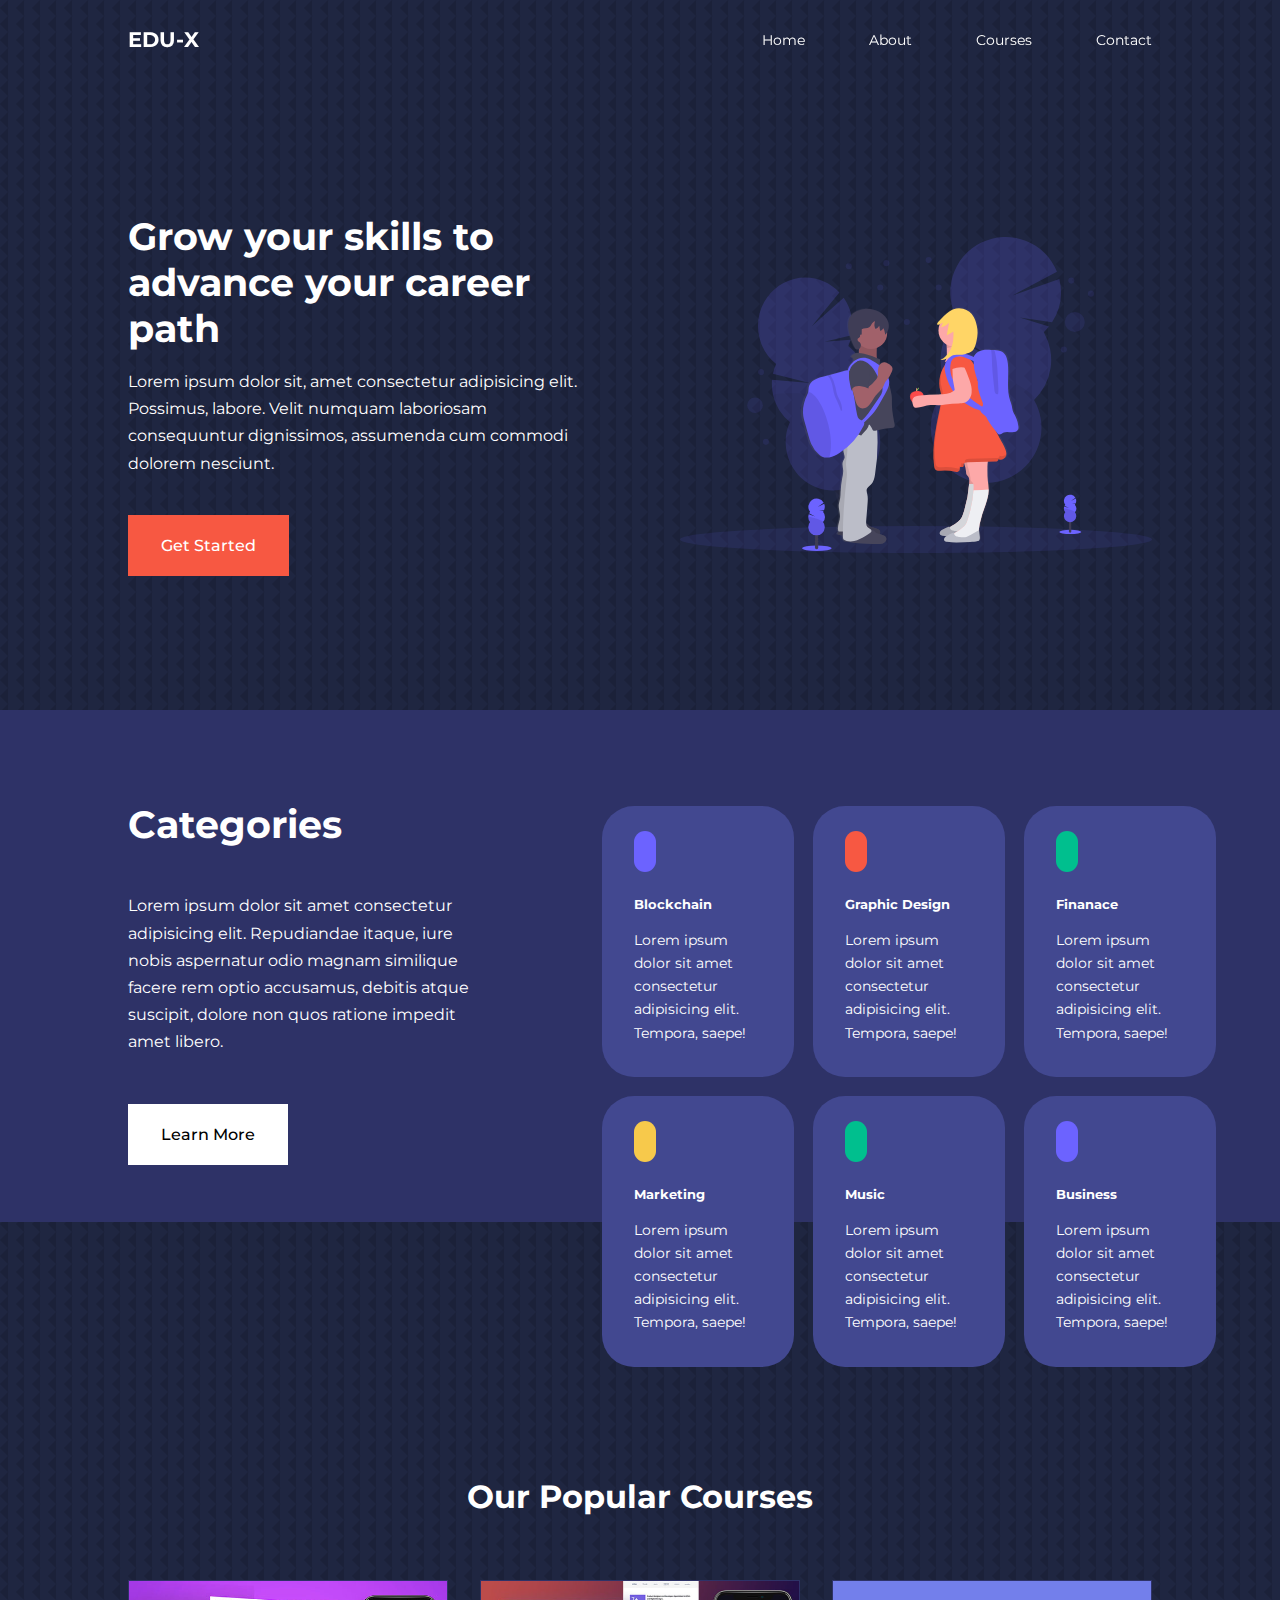
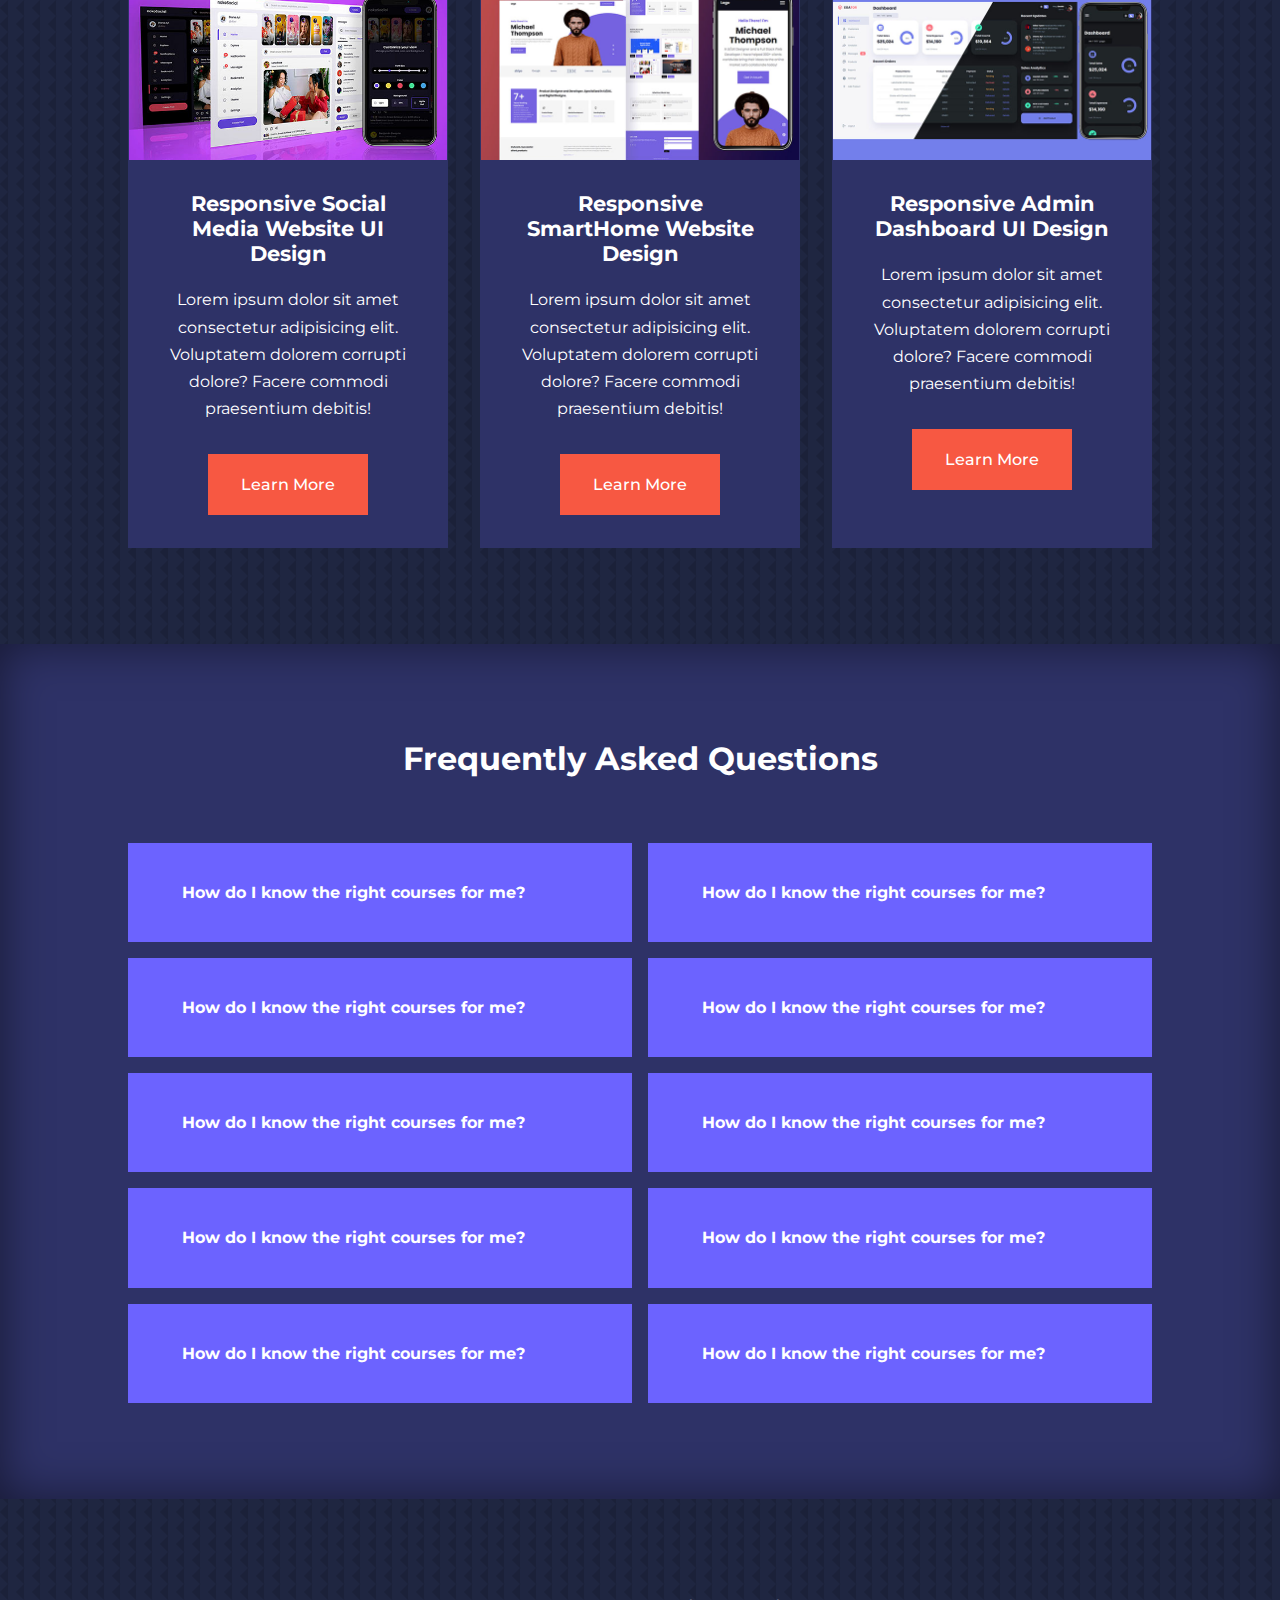
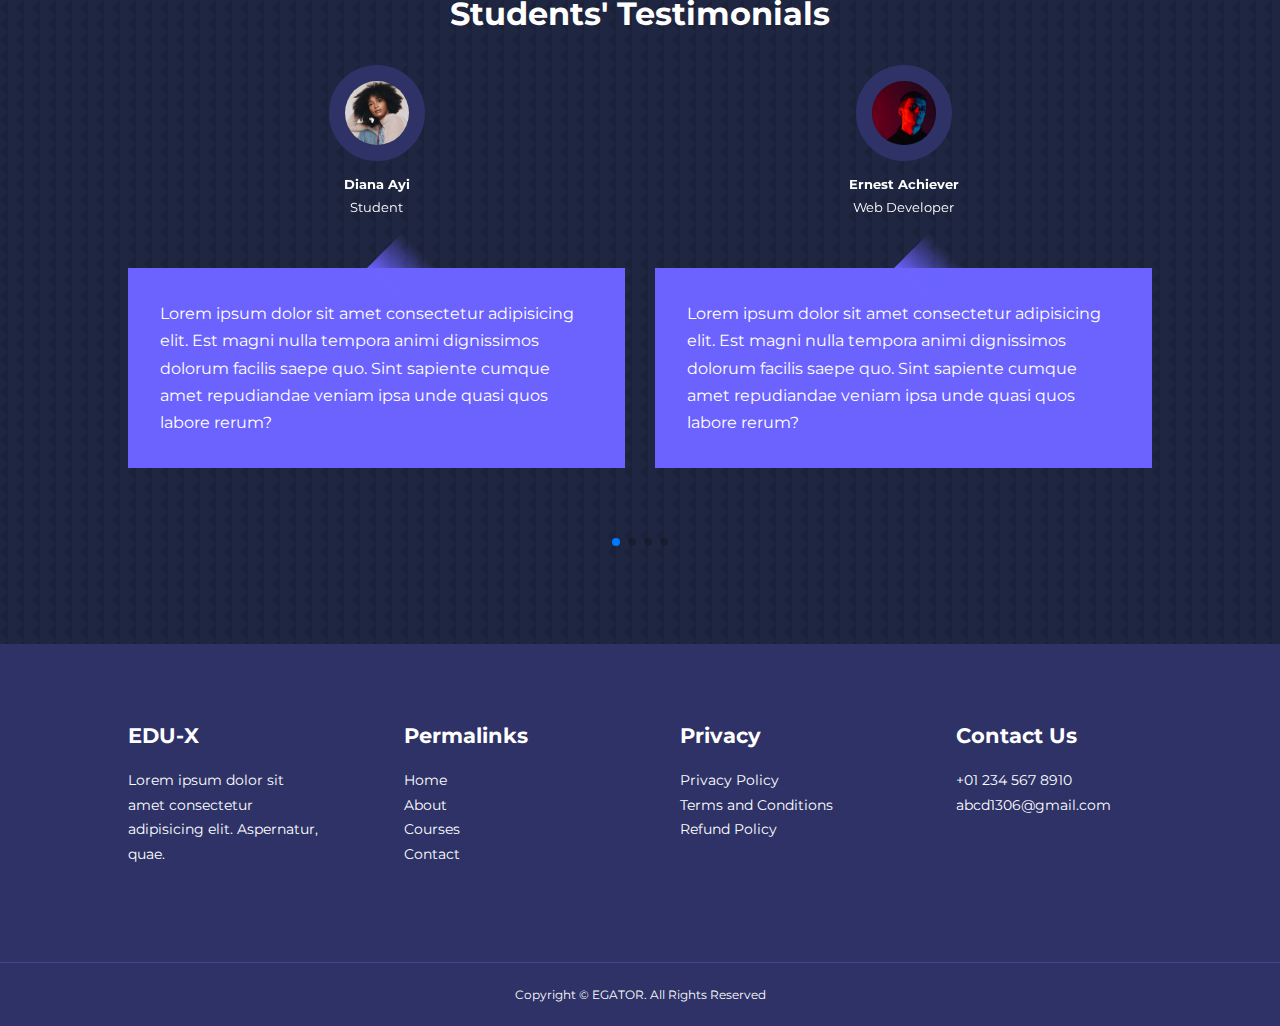
<file: Education Website/index.html>
<!DOCTYPE html>
<html lang="en">
<head>
    <meta charset="UTF-8">
    <meta http-equiv="X-UA-Compatible" content="IE=edge">
    <meta name="viewport" content="width=device-width, initial-scale=1.0">
    <title>Responsive Multipage Education Website</title>

    <!-- ICONSCOUT CDN -->
    <link rel="stylesheet" href="https://unicons.iconscout.com/release/v4.0.0/css/line.css">

    <!-- GOOGLE FONTS (MONTSERRAT) -->
    <link rel="preconnect" href="https://fonts.googleapis.com">
    <link rel="preconnect" href="https://fonts.gstatic.com" crossorigin>
    <link href="https://fonts.googleapis.com/css2?family=Montserrat:wght@300;400;500;600;700;800;900&display=swap" rel="stylesheet">

    <!-- SWIPER JS -->
    <link rel="stylesheet" href="https://cdn.jsdelivr.net/npm/swiper@8/swiper-bundle.min.css"/>

    <link rel="stylesheet" href="./css/style.css">

    <style>
        body{
            background-image: url("images/bg-texture.png");
        }
    </style>
</head>
<body>

    <nav>
        <div class="container nav__container">
            <a href="index.html"><h4>EDU-X</h4></a>
            <ul class="nav__menu">
                <li><a href="index.html">Home</a></li>
                <li><a href="about.html">About</a></li>
                <li><a href="courses.html">Courses</a></li>
                <li><a href="contact.html">Contact</a></li>
            </ul>
            <button id="open-menu-btn"><i class="uil uil-bars"></i></button>
            <button id="close-menu-btn"><i class="uil uil-multiply"></i></button>
        </div>
    </nav>

    <header>
        <div class="container header__container">
            <div class="header__left">
                <h1>Grow your skills to advance your career path</h1>
                <p>Lorem ipsum dolor sit, amet consectetur adipisicing elit. Possimus, labore. Velit numquam laboriosam consequuntur dignissimos, assumenda cum commodi dolorem nesciunt.</p>
                <a href="courses.html" class="btn btn-primary">Get Started</a>
            </div>

            <div class="header__right">
                <div class="header__right-image">
                    <img src="images/header.svg" alt="header-image">
                </div>
            </div>
        </div>
    </header>

    <section class="categories">
        <div class="container categories__container">
            <div class="categories__left">
                <h1>Categories</h1>
                <p>Lorem ipsum dolor sit amet consectetur adipisicing elit. Repudiandae itaque, iure nobis aspernatur odio magnam similique facere rem optio accusamus, debitis atque suscipit, dolore non quos ratione impedit amet libero.</p>
                <a href="#" class="btn">Learn More</a>
            </div>

            <div class="categories__right">
                <article class="category">
                    <span class="category__icon"><i class="uil uil-bitcoin-circle"></i></span>
                    <h5>Blockchain</h5>
                    <p>Lorem ipsum dolor sit amet consectetur adipisicing elit. Tempora, saepe!</p>
                </article>
                <article class="category">
                    <span class="category__icon"><i class="uil uil-palette"></i></span>
                    <h5>Graphic Design</h5>
                    <p>Lorem ipsum dolor sit amet consectetur adipisicing elit. Tempora, saepe!</p>
                </article>
                <article class="category">
                    <span class="category__icon"><i class="uil uil-usd-circle"></i></span>
                    <h5>Finanace</h5>
                    <p>Lorem ipsum dolor sit amet consectetur adipisicing elit. Tempora, saepe!</p>
                </article>
                <article class="category">
                    <span class="category__icon"><i class="uil uil-megaphone"></i></span>
                    <h5>Marketing</h5>
                    <p>Lorem ipsum dolor sit amet consectetur adipisicing elit. Tempora, saepe!</p>
                </article>
                <article class="category">
                    <span class="category__icon"><i class="uil uil-music"></i></span>
                    <h5>Music</h5>
                    <p>Lorem ipsum dolor sit amet consectetur adipisicing elit. Tempora, saepe!</p>
                </article>
                <article class="category">
                    <span class="category__icon"><i class="uil uil-puzzle-piece"></i></span>
                    <h5>Business</h5>
                    <p>Lorem ipsum dolor sit amet consectetur adipisicing elit. Tempora, saepe!</p>
                </article>
            </div>
        </div>
    </section>

    <section class="courses">
        <h2>Our Popular Courses</h2>
        <div class="container courses__container">
            <article class="course">
                <div class="course__image">
                    <img src="./images/course1.jpg">
                </div>
                <div class="course__info">
                <h4>Responsive Social Media Website UI Design</h4>
                <p>Lorem ipsum dolor sit amet consectetur adipisicing elit. Voluptatem dolorem corrupti dolore? Facere commodi praesentium debitis!</p>
                <a href="courses.html" class="btn btn-primary">Learn More</a>
            </div>
            </article>
            <article class="course">
                <div class="course__image">
                    <img src="./images/course2.jpg">
                </div>
                <div class="course__info">
                    <h4>Responsive SmartHome Website Design</h4>
                <p>Lorem ipsum dolor sit amet consectetur adipisicing elit. Voluptatem dolorem corrupti dolore? Facere commodi praesentium debitis!</p>
                <a href="courses.html" class="btn btn-primary">Learn More</a>
                </div>
            </article>
            <article class="course">
                <div class="course__image">
                    <img src="./images/course3.jpg">
                </div>
                <div class="course__info">
                    <h4>Responsive Admin Dashboard UI Design</h4>
                <p>Lorem ipsum dolor sit amet consectetur adipisicing elit. Voluptatem dolorem corrupti dolore? Facere commodi praesentium debitis!</p>
                <a href="courses.html" class="btn btn-primary">Learn More</a>
                </div>
            </article>
        </div>
    </section>

    <section class="faqs">
        <h2>Frequently Asked Questions</h2>
        <div class="container faqs__container">
            <article class="faq">
                <div class="faq__icon"><i class="uil uil-plus"></i></div>
                <div class="question__answer">
                    <h4>How do I know the right courses for me?</h4>
                    <p>Lorem ipsum dolor sit amet consectetur adipisicing elit. Unde vitae recusandae natus quae autem sint sunt possimus tenetur, sed laborum. Fuga esse veritatis incidunt voluptatum deleniti expedita earum eos velit?</p>
                </div>
            </article>
            <article class="faq">
                <div class="faq__icon"><i class="uil uil-plus"></i></div>
                <div class="question__answer">
                    <h4>How do I know the right courses for me?</h4>
                    <p>Lorem ipsum dolor sit amet consectetur adipisicing elit. Unde vitae recusandae natus quae autem sint sunt possimus tenetur, sed laborum. Fuga esse veritatis incidunt voluptatum deleniti expedita earum eos velit?</p>
                </div>
            </article>
            <article class="faq">
                <div class="faq__icon"><i class="uil uil-plus"></i></div>
                <div class="question__answer">
                    <h4>How do I know the right courses for me?</h4>
                    <p>Lorem ipsum dolor sit amet consectetur adipisicing elit. Unde vitae recusandae natus quae autem sint sunt possimus tenetur, sed laborum. Fuga esse veritatis incidunt voluptatum deleniti expedita earum eos velit?</p>
                </div>
            </article>
            <article class="faq">
                <div class="faq__icon"><i class="uil uil-plus"></i></div>
                <div class="question__answer">
                    <h4>How do I know the right courses for me?</h4>
                    <p>Lorem ipsum dolor sit amet consectetur adipisicing elit. Unde vitae recusandae natus quae autem sint sunt possimus tenetur, sed laborum. Fuga esse veritatis incidunt voluptatum deleniti expedita earum eos velit?</p>
                </div>
            </article>
            <article class="faq">
                <div class="faq__icon"><i class="uil uil-plus"></i></div>
                <div class="question__answer">
                    <h4>How do I know the right courses for me?</h4>
                    <p>Lorem ipsum dolor sit amet consectetur adipisicing elit. Unde vitae recusandae natus quae autem sint sunt possimus tenetur, sed laborum. Fuga esse veritatis incidunt voluptatum deleniti expedita earum eos velit?</p>
                </div>
            </article>
            <article class="faq">
                <div class="faq__icon"><i class="uil uil-plus"></i></div>
                <div class="question__answer">
                    <h4>How do I know the right courses for me?</h4>
                    <p>Lorem ipsum dolor sit amet consectetur adipisicing elit. Unde vitae recusandae natus quae autem sint sunt possimus tenetur, sed laborum. Fuga esse veritatis incidunt voluptatum deleniti expedita earum eos velit?</p>
                </div>
            </article>
            <article class="faq">
                <div class="faq__icon"><i class="uil uil-plus"></i></div>
                <div class="question__answer">
                    <h4>How do I know the right courses for me?</h4>
                    <p>Lorem ipsum dolor sit amet consectetur adipisicing elit. Unde vitae recusandae natus quae autem sint sunt possimus tenetur, sed laborum. Fuga esse veritatis incidunt voluptatum deleniti expedita earum eos velit?</p>
                </div>
            </article>
            <article class="faq">
                <div class="faq__icon"><i class="uil uil-plus"></i></div>
                <div class="question__answer">
                    <h4>How do I know the right courses for me?</h4>
                    <p>Lorem ipsum dolor sit amet consectetur adipisicing elit. Unde vitae recusandae natus quae autem sint sunt possimus tenetur, sed laborum. Fuga esse veritatis incidunt voluptatum deleniti expedita earum eos velit?</p>
                </div>
            </article>
            <article class="faq">
                <div class="faq__icon"><i class="uil uil-plus"></i></div>
                <div class="question__answer">
                    <h4>How do I know the right courses for me?</h4>
                    <p>Lorem ipsum dolor sit amet consectetur adipisicing elit. Unde vitae recusandae natus quae autem sint sunt possimus tenetur, sed laborum. Fuga esse veritatis incidunt voluptatum deleniti expedita earum eos velit?</p>
                </div>
            </article>
            <article class="faq">
                <div class="faq__icon"><i class="uil uil-plus"></i></div>
                <div class="question__answer">
                    <h4>How do I know the right courses for me?</h4>
                    <p>Lorem ipsum dolor sit amet consectetur adipisicing elit. Unde vitae recusandae natus quae autem sint sunt possimus tenetur, sed laborum. Fuga esse veritatis incidunt voluptatum deleniti expedita earum eos velit?</p>
                </div>
            </article>
        </div>
    </section>

    <section class="container testimonials__container mySwiper">
        <h2>Students' Testimonials</h2>
        <div class="swiper-wrapper">
            <article class="testimonial swiper-slide">
                <div class="avatar">
                    <img src="./images/avatar1.jpg">
                </div>
                <div class="testimonial__info">
                    <h5>Diana Ayi</h5>
                    <small>Student</small>
                </div>
                <div class="testimonial__body">
                    <p>Lorem ipsum dolor sit amet consectetur adipisicing elit. Est magni nulla tempora animi dignissimos dolorum facilis saepe quo. Sint sapiente cumque amet repudiandae veniam ipsa unde quasi quos labore rerum?</p>
                </div>
            </article>
            <article class="testimonial swiper-slide">
                <div class="avatar">
                    <img src="./images/avatar2.jpg">
                </div>
                <div class="testimonial__info">
                    <h5>Ernest Achiever</h5>
                    <small>Web Developer</small>
                </div>
                <div class="testimonial__body">
                    <p>Lorem ipsum dolor sit amet consectetur adipisicing elit. Est magni nulla tempora animi dignissimos dolorum facilis saepe quo. Sint sapiente cumque amet repudiandae veniam ipsa unde quasi quos labore rerum?</p>
                </div>
            </article>
            <article class="testimonial swiper-slide">
                <div class="avatar">
                    <img src="./images/avatar3.jpg">
                </div>
                <div class="testimonial__info">
                    <h5>Edem Quist</h5>
                    <small>Student</small>
                </div>
                <div class="testimonial__body">
                    <p>Lorem ipsum dolor sit amet consectetur adipisicing elit. Est magni nulla tempora animi dignissimos dolorum facilis saepe quo. Sint sapiente cumque amet repudiandae veniam ipsa unde quasi quos labore rerum?</p>
                </div>
            </article>
            <article class="testimonial swiper-slide">
                <div class="avatar">
                    <img src="./images/avatar4.jpg">
                </div>
                <div class="testimonial__info">
                    <h5>Hajia Bintu</h5>
                    <small>Student</small>
                </div>
                <div class="testimonial__body">
                    <p>Lorem ipsum dolor sit amet consectetur adipisicing elit. Est magni nulla tempora animi dignissimos dolorum facilis saepe quo. Sint sapiente cumque amet repudiandae veniam ipsa unde quasi quos labore rerum?</p>
                </div>
            </article>
            <article class="testimonial swiper-slide">
                <div class="avatar">
                    <img src="./images/avatar5.jpg">
                </div>
                <div class="testimonial__info">
                    <h5>Jane Doe</h5>
                    <small>Student</small>
                </div>
                <div class="testimonial__body">
                    <p>Lorem ipsum dolor sit amet consectetur adipisicing elit. Est magni nulla tempora animi dignissimos dolorum facilis saepe quo. Sint sapiente cumque amet repudiandae veniam ipsa unde quasi quos labore rerum?</p>
                </div>
            </article>
        </div>
        <div class="swiper-pagination"></div>
    </section>

    <footer class="footer">
        <div class="container footer__container">
            <div class="footer__1">
                <a href="index.html" class="footer__logo"><h4>EDU-X</h4></a>
                <p>Lorem ipsum dolor sit amet consectetur adipisicing elit. Aspernatur, quae.</p>
            </div>
            <div class="footer__2">
                <h4>Permalinks</h4>
                <ul class="permalinks">
                    <li><a href="index.html">Home</a></li>
                    <li><a href="about.html">About</a></li>
                    <li><a href="courses.html">Courses</a></li>
                    <li><a href="contact.html">Contact</a></li>
                </ul>
            </div>
            <div class="footer__3">
                <h4>Privacy</h4>
                <ul class="privacy">
                    <li><a href="#">Privacy Policy</a></li>
                    <li><a href="#">Terms and Conditions</a></li>
                    <li><a href="#">Refund Policy</a></li>
                </ul>
            </div>
            <div class="footer__4">
                <h4>Contact Us</h4>
                <div>
                    <p>+01 234 567 8910</p>
                    <p>abcd1306@gmail.com</p>
                </div>
                <ul class="footer__socials">
                    <li><a href="#"><i class="uil uil-facebook-f"></i></a></li>
                    <li><a href="#"><i class="uil uil-instagram-alt"></i></a></li>
                    <li><a href="#"><i class="uil uil-twitter"></i></a></li>
                    <li><a href="#"><i class="uil uil-linkedin-alt"></i></a></li>
                </ul>
            </div>
        </div>
        <div class="footer__copyright">
            <small>Copyright &copy; EGATOR. All Rights Reserved</small>
        </div>
    </footer>

    <!-- Swiper JS -->
    <script src="https://cdn.jsdelivr.net/npm/swiper@8/swiper-bundle.min.js"></script>
    <script src="./main.js"></script>

    <script>
        // Intialize Swiper
        var swiper = new Swiper(".mySwiper", {
        slidesPerView: 1,
        spaceBetween: 30,
        pagination: {
          el: ".swiper-pagination",
          clickable: true,
        },
        // when window width is >= 600px
        breakpoints: {
            600: {
                slidesPerView: 2
            }
        }
      });
    </script>

</body>
</html>
</file>
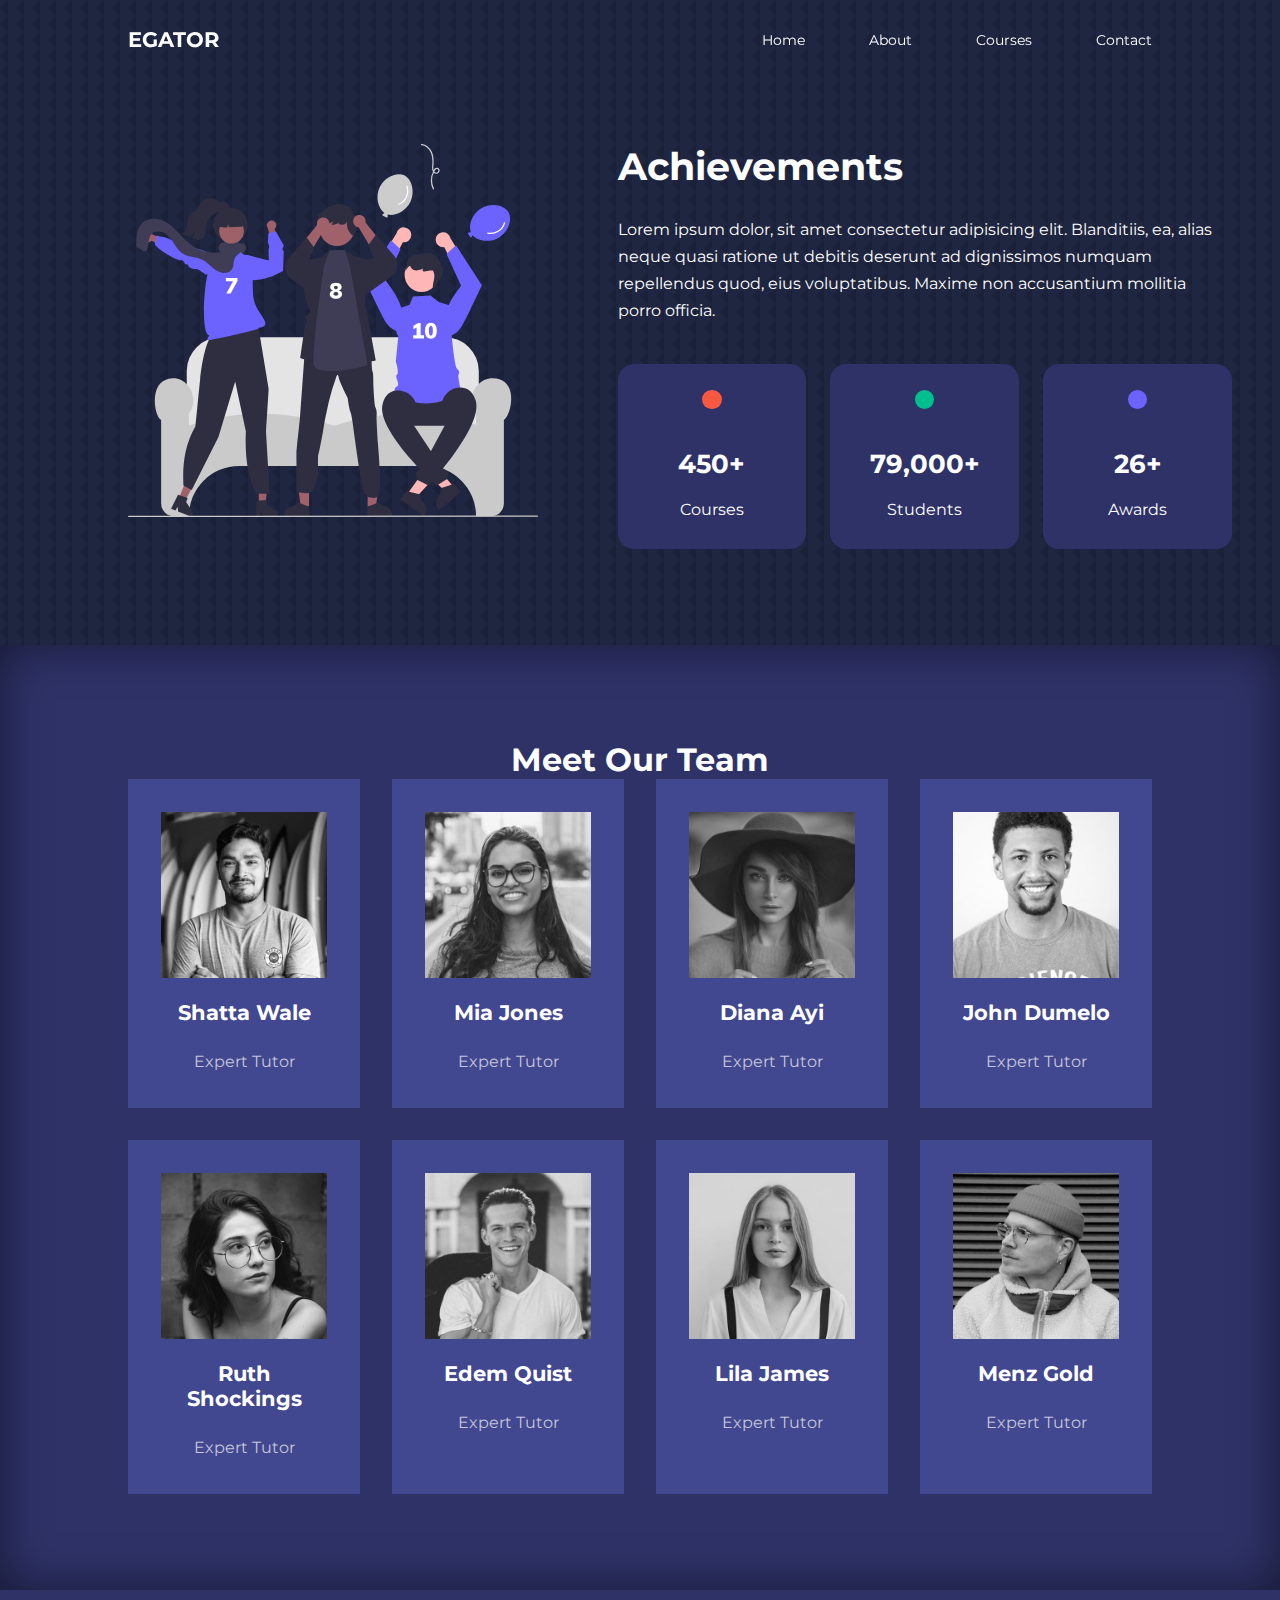
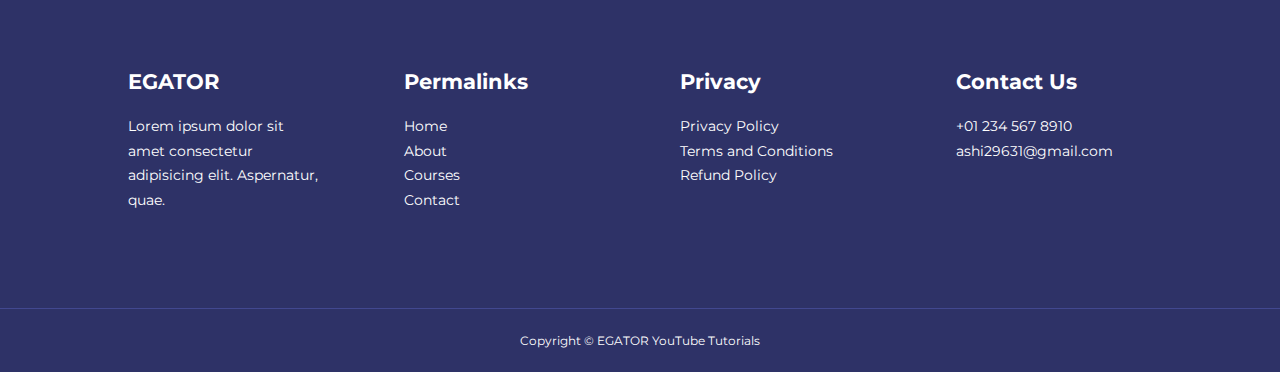
<file: Education Website/about.html>
<!DOCTYPE html>
<html lang="en">
<head>
    <meta charset="UTF-8">
    <meta http-equiv="X-UA-Compatible" content="IE=edge">
    <meta name="viewport" content="width=device-width, initial-scale=1.0">
    <title>Education Website</title>

    <!-- ICONSCOUT CDN -->
    <link rel="stylesheet" href="https://unicons.iconscout.com/release/v4.0.0/css/line.css">

    <!-- GOOGLE FONTS (MONTSERRAT) -->
    <link rel="preconnect" href="https://fonts.googleapis.com">
    <link rel="preconnect" href="https://fonts.gstatic.com" crossorigin>
    <link href="https://fonts.googleapis.com/css2?family=Montserrat:wght@300;400;500;600;700;800;900&display=swap" rel="stylesheet">

    <link rel="stylesheet" href="./css/style.css">
    <link rel="stylesheet" href="./css/about.css">

    <style>
        body{
            background-image: url("images/bg-texture.png");
        }
    </style>
</head>
<body>

    <nav>
        <div class="container nav__container">
            <a href="index.html"><h4>EGATOR</h4></a>
            <ul class="nav__menu">
                <li><a href="index.html">Home</a></li>
                <li><a href="about.html">About</a></li>
                <li><a href="courses.html">Courses</a></li>
                <li><a href="contact.html">Contact</a></li>
            </ul>
            <button id="open-menu-btn"><i class="uil uil-bars"></i></button>
            <button id="close-menu-btn"><i class="uil uil-multiply"></i></button>
        </div>
    </nav>

    <section class="about__achievements">
        <div class="container about__achievements-container">
            <div class="about__achievements-left">
                <img src="./images/about achievements.svg">
            </div>
            <div class="about__achievements-right">
                <h1>Achievements</h1>
                <p>Lorem ipsum dolor, sit amet consectetur adipisicing elit. Blanditiis, ea, alias neque quasi ratione ut debitis deserunt ad dignissimos numquam repellendus quod, eius voluptatibus. Maxime non accusantium mollitia porro officia.</p>
                <div class="achievements__cards">
                    <article class="achievements__card">
                        <span class="achievements__icon">
                            <i class="uil uil-video"></i>
                        </span>
                        <h3>450+</h3>
                        <p>Courses</p>
                    </article>
                    <article class="achievements__card">
                        <span class="achievements__icon">
                            <i class="uil uil-users-alt"></i>
                        </span>
                        <h3>79,000+</h3>
                        <p>Students</p>
                    </article>
                    <article class="achievements__card">
                        <span class="achievements__icon">
                            <i class="uil uil-trophy"></i>
                        </span>
                        <h3>26+</h3>
                        <p>Awards</p>
                    </article>
                </div>
            </div>
        </div>
    </section>

    <section class="team">
        <h2>Meet Our Team</h2>
        <div class="container team__container">
            <article class="team__member">
                <div class="team__member-image">
                    <img src="./images/tm1.jpg">
                </div>
                <div class="team__member-info">
                    <h4>Shatta Wale</h4>
                    <p>Expert Tutor</p>
                </div>
                <div class="team__member-socials">
                    <a href="https://instagram.com" target="_blank"><i class="uil uil-instagram"></i></a>
                    <a href="https://twitter.com" target="_blank"><i class="uil uil-twitter-alt"></i></a>
                    <a href="https://linkedin.com" target="_blank"><i class="uil uil-linkedin-alt"></i></a>
                </div>
            </article>
            <article class="team__member">
                <div class="team__member-image">
                    <img src="./images/tm2.jpg">
                </div>
                <div class="team__member-info">
                    <h4>Mia Jones</h4>
                    <p>Expert Tutor</p>
                </div>
                <div class="team__member-socials">
                    <a href="https://instagram.com" target="_blank"><i class="uil uil-instagram"></i></a>
                    <a href="https://twitter.com" target="_blank"><i class="uil uil-twitter-alt"></i></a>
                    <a href="https://linkedin.com" target="_blank"><i class="uil uil-linkedin-alt"></i></a>
                </div>
            </article>
            <article class="team__member">
                <div class="team__member-image">
                    <img src="./images/tm3.jpg">
                </div>
                <div class="team__member-info">
                    <h4>Diana Ayi</h4>
                    <p>Expert Tutor</p>
                </div>
                <div class="team__member-socials">
                    <a href="https://instagram.com" target="_blank"><i class="uil uil-instagram"></i></a>
                    <a href="https://twitter.com" target="_blank"><i class="uil uil-twitter-alt"></i></a>
                    <a href="https://linkedin.com" target="_blank"><i class="uil uil-linkedin-alt"></i></a>
                </div>
            </article>
            <article class="team__member">
                <div class="team__member-image">
                    <img src="./images/tm4.jpg">
                </div>
                <div class="team__member-info">
                    <h4>John Dumelo</h4>
                    <p>Expert Tutor</p>
                </div>
                <div class="team__member-socials">
                    <a href="https://instagram.com" target="_blank"><i class="uil uil-instagram"></i></a>
                    <a href="https://twitter.com" target="_blank"><i class="uil uil-twitter-alt"></i></a>
                    <a href="https://linkedin.com" target="_blank"><i class="uil uil-linkedin-alt"></i></a>
                </div>
            </article>
            <article class="team__member">
                <div class="team__member-image">
                    <img src="./images/tm5.jpg">
                </div>
                <div class="team__member-info">
                    <h4>Ruth Shockings</h4>
                    <p>Expert Tutor</p>
                </div>
                <div class="team__member-socials">
                    <a href="https://instagram.com" target="_blank"><i class="uil uil-instagram"></i></a>
                    <a href="https://twitter.com" target="_blank"><i class="uil uil-twitter-alt"></i></a>
                    <a href="https://linkedin.com" target="_blank"><i class="uil uil-linkedin-alt"></i></a>
                </div>
            </article>
            <article class="team__member">
                <div class="team__member-image">
                    <img src="./images/tm6.jpg">
                </div>
                <div class="team__member-info">
                    <h4>Edem Quist</h4>
                    <p>Expert Tutor</p>
                </div>
                <div class="team__member-socials">
                    <a href="https://instagram.com" target="_blank"><i class="uil uil-instagram"></i></a>
                    <a href="https://twitter.com" target="_blank"><i class="uil uil-twitter-alt"></i></a>
                    <a href="https://linkedin.com" target="_blank"><i class="uil uil-linkedin-alt"></i></a>
                </div>
            </article>
            <article class="team__member">
                <div class="team__member-image">
                    <img src="./images/tm7.jpg">
                </div>
                <div class="team__member-info">
                    <h4>Lila James</h4>
                    <p>Expert Tutor</p>
                </div>
                <div class="team__member-socials">
                    <a href="https://instagram.com" target="_blank"><i class="uil uil-instagram"></i></a>
                    <a href="https://twitter.com" target="_blank"><i class="uil uil-twitter-alt"></i></a>
                    <a href="https://linkedin.com" target="_blank"><i class="uil uil-linkedin-alt"></i></a>
                </div>
            </article>
            <article class="team__member">
                <div class="team__member-image">
                    <img src="./images/tm8.jpg">
                </div>
                <div class="team__member-info">
                    <h4>Menz Gold</h4>
                    <p>Expert Tutor</p>
                </div>
                <div class="team__member-socials">
                    <a href="https://instagram.com" target="_blank"><i class="uil uil-instagram"></i></a>
                    <a href="https://twitter.com" target="_blank"><i class="uil uil-twitter-alt"></i></a>
                    <a href="https://linkedin.com" target="_blank"><i class="uil uil-linkedin-alt"></i></a>
                </div>
            </article>
        </div>
    </section>

    <footer class="footer">
        <div class="container footer__container">
            <div class="footer__1">
                <a href="index.html" class="footer__logo"><h4>EGATOR</h4></a>
                <p>Lorem ipsum dolor sit amet consectetur adipisicing elit. Aspernatur, quae.</p>
            </div>
            <div class="footer__2">
                <h4>Permalinks</h4>
                <ul class="permalinks">
                    <li><a href="index.html">Home</a></li>
                    <li><a href="about.html">About</a></li>
                    <li><a href="courses.html">Courses</a></li>
                    <li><a href="contact.html">Contact</a></li>
                </ul>
            </div>
            <div class="footer__3">
                <h4>Privacy</h4>
                <ul class="privacy">
                    <li><a href="#">Privacy Policy</a></li>
                    <li><a href="#">Terms and Conditions</a></li>
                    <li><a href="#">Refund Policy</a></li>
                </ul>
            </div>
            <div class="footer__4">
                <h4>Contact Us</h4>
                <div>
                    <p>+01 234 567 8910</p>
                    <p>ashi29631@gmail.com</p>
                </div>
                <ul class="footer__socials">
                    <li><a href="#"><i class="uil uil-facebook-f"></i></a></li>
                    <li><a href="#"><i class="uil uil-instagram-alt"></i></a></li>
                    <li><a href="#"><i class="uil uil-twitter"></i></a></li>
                    <li><a href="#"><i class="uil uil-linkedin-alt"></i></a></li>
                </ul>
            </div>
        </div>
        <div class="footer__copyright">
            <small>Copyright &copy; EGATOR YouTube Tutorials</small>
        </div>
    </footer>

    <script src="./main.js"></script>

</body>
</html>
</file>
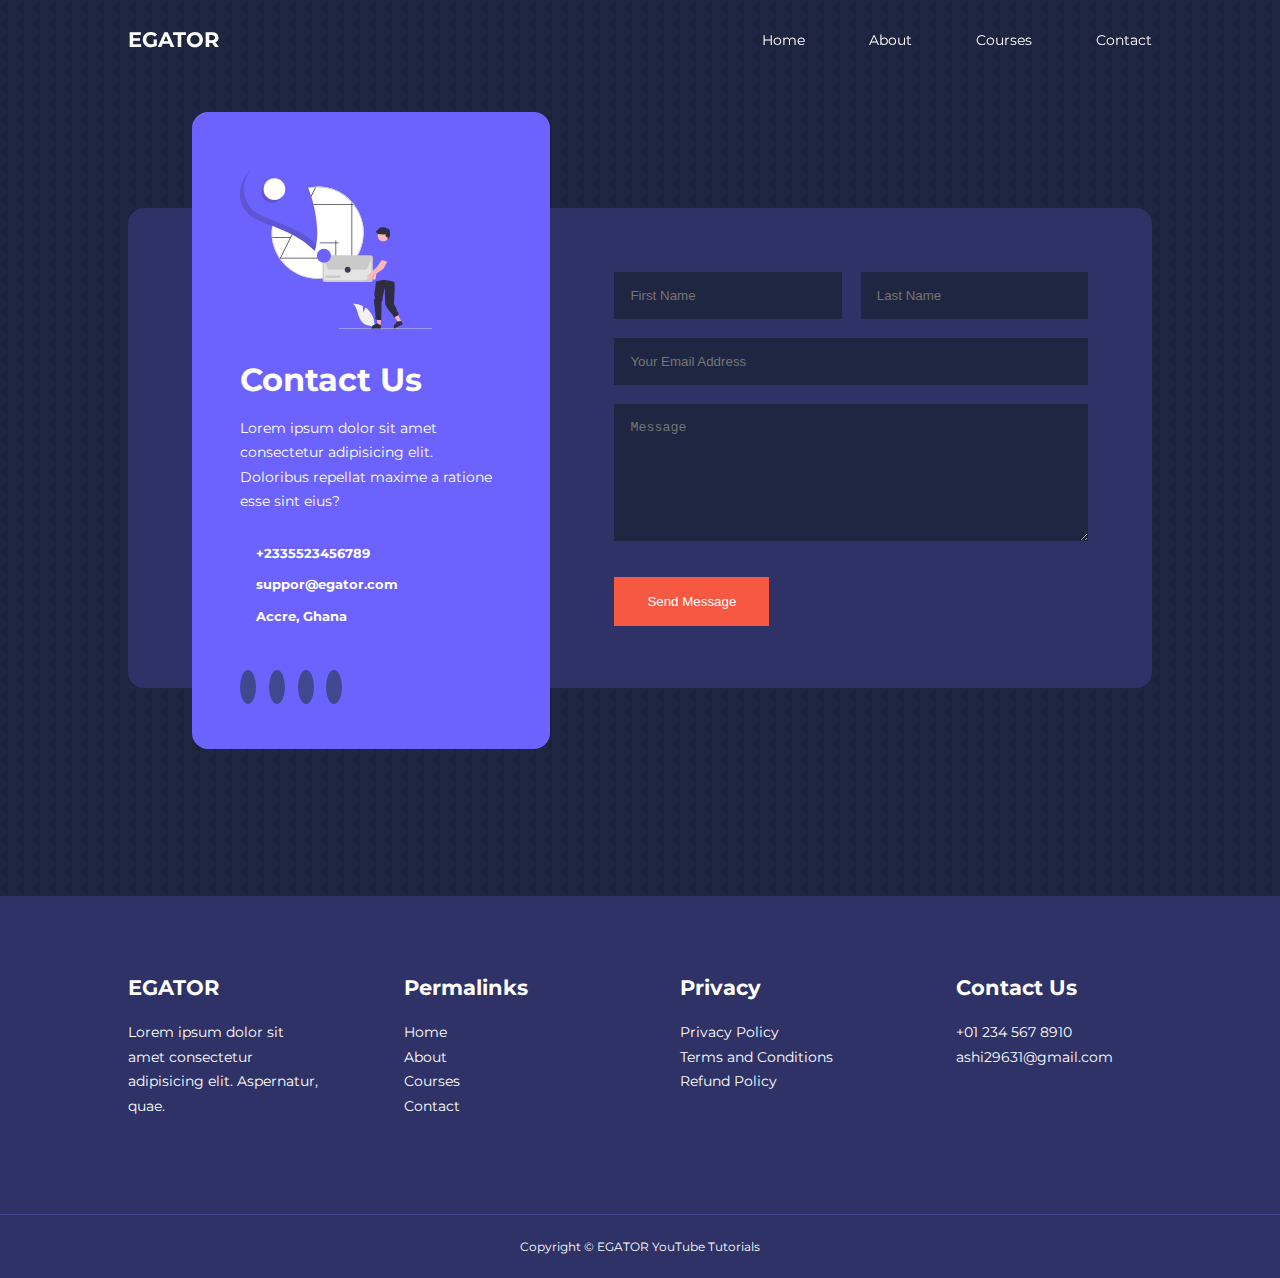
<file: Education Website/contact.html>
<!DOCTYPE html>
<html lang="en">
<head>
    <meta charset="UTF-8">
    <meta http-equiv="X-UA-Compatible" content="IE=edge">
    <meta name="viewport" content="width=device-width, initial-scale=1.0">
    <title>Education Website</title>

    <!-- ICONSCOUT CDN -->
    <link rel="stylesheet" href="https://unicons.iconscout.com/release/v4.0.0/css/line.css">

    <!-- GOOGLE FONTS (MONTSERRAT) -->
    <link rel="preconnect" href="https://fonts.googleapis.com">
    <link rel="preconnect" href="https://fonts.gstatic.com" crossorigin>
    <link href="https://fonts.googleapis.com/css2?family=Montserrat:wght@300;400;500;600;700;800;900&display=swap" rel="stylesheet">

    <link rel="stylesheet" href="./css/style.css">
    <link rel="stylesheet" href="./css/contact.css">

    <style>
        body{
            background-image: url("images/bg-texture.png");
        }
    </style>
</head>
<body>

    <nav>
        <div class="container nav__container">
            <a href="index.html"><h4>EGATOR</h4></a>
            <ul class="nav__menu">
                <li><a href="index.html">Home</a></li>
                <li><a href="about.html">About</a></li>
                <li><a href="courses.html">Courses</a></li>
                <li><a href="contact.html">Contact</a></li>
            </ul>
            <button id="open-menu-btn"><i class="uil uil-bars"></i></button>
            <button id="close-menu-btn"><i class="uil uil-multiply"></i></button>
        </div>
    </nav>

    <section class="contact">
        <div class="container contact__container">
            <aside class="contact__aside">
                <div class="aside__image">
                    <img src="./images/contact.svg">
                </div>
                <h2>Contact Us</h2>
                <p>Lorem ipsum dolor sit amet consectetur adipisicing elit. Doloribus repellat maxime a ratione esse sint eius?</p>
                <ul class="contact__details">
                    <li>
                        <i class="uil uil-phone-times"></i>
                        <h5>+2335523456789</h5>
                    </li>
                    <li>
                        <i class="uil uil-envelope"></i>
                        <h5>suppor@egator.com</h5>
                    </li>
                    <li>
                        <i class="uil uil-location-point"></i>
                        <h5>Accre, Ghana</h5>
                    </li>
                </ul>
                <ul class="contact__socials">
                    <li><a href="https://facebook.com"><i class="uil uil-facebook-f"></i></a></li>
                    <li><a href="https://instagram.com"><i class="uil uil-instagram"></i></a></li>
                    <li><a href="https://twitter.com"><i class="uil uil-twitter"></i></a></li>
                    <li><a href="https://linkedin.com"><i class="uil uil-linkedin-alt"></i></a></li>
                </ul>
            </aside>

            <form action="https://formspree.io/f/xwkzakoo" method="POST" class="contact__form">
                <div class="form__name">
                    <input type="text" name="First Name" placeholder="First Name" required>
                    <input type="text" name="Last Name" placeholder="Last Name" required>
                </div>
                <input type="email" name="Email Address" placeholder="Your Email Address" required>
                <textarea name="Message" rows="7" placeholder="Message" required></textarea>
                <button type="submit" class="btn btn-primary">Send Message</button>
            </form>

        </div>
    </section>

    <footer class="footer">
    <div class="container footer__container">
        <div class="footer__1">
            <a href="index.html" class="footer__logo"><h4>EGATOR</h4></a>
            <p>Lorem ipsum dolor sit amet consectetur adipisicing elit. Aspernatur, quae.</p>
        </div>
        <div class="footer__2">
            <h4>Permalinks</h4>
            <ul class="permalinks">
                <li><a href="index.html">Home</a></li>
                <li><a href="about.html">About</a></li>
                <li><a href="courses.html">Courses</a></li>
                <li><a href="contact.html">Contact</a></li>
            </ul>
        </div>
        <div class="footer__3">
            <h4>Privacy</h4>
            <ul class="privacy">
                <li><a href="#">Privacy Policy</a></li>
                <li><a href="#">Terms and Conditions</a></li>
                <li><a href="#">Refund Policy</a></li>
            </ul>
        </div>
        <div class="footer__4">
            <h4>Contact Us</h4>
            <div>
                <p>+01 234 567 8910</p>
                <p>ashi29631@gmail.com</p>
            </div>
            <ul class="footer__socials">
                <li><a href="#"><i class="uil uil-facebook-f"></i></a></li>
                <li><a href="#"><i class="uil uil-instagram-alt"></i></a></li>
                <li><a href="#"><i class="uil uil-twitter"></i></a></li>
                <li><a href="#"><i class="uil uil-linkedin-alt"></i></a></li>
            </ul>
        </div>
    </div>
    <div class="footer__copyright">
        <small>Copyright &copy; EGATOR YouTube Tutorials</small>
    </div>
    </footer>

    <script src="./main.js"></script>

</body>
</html>
</file>
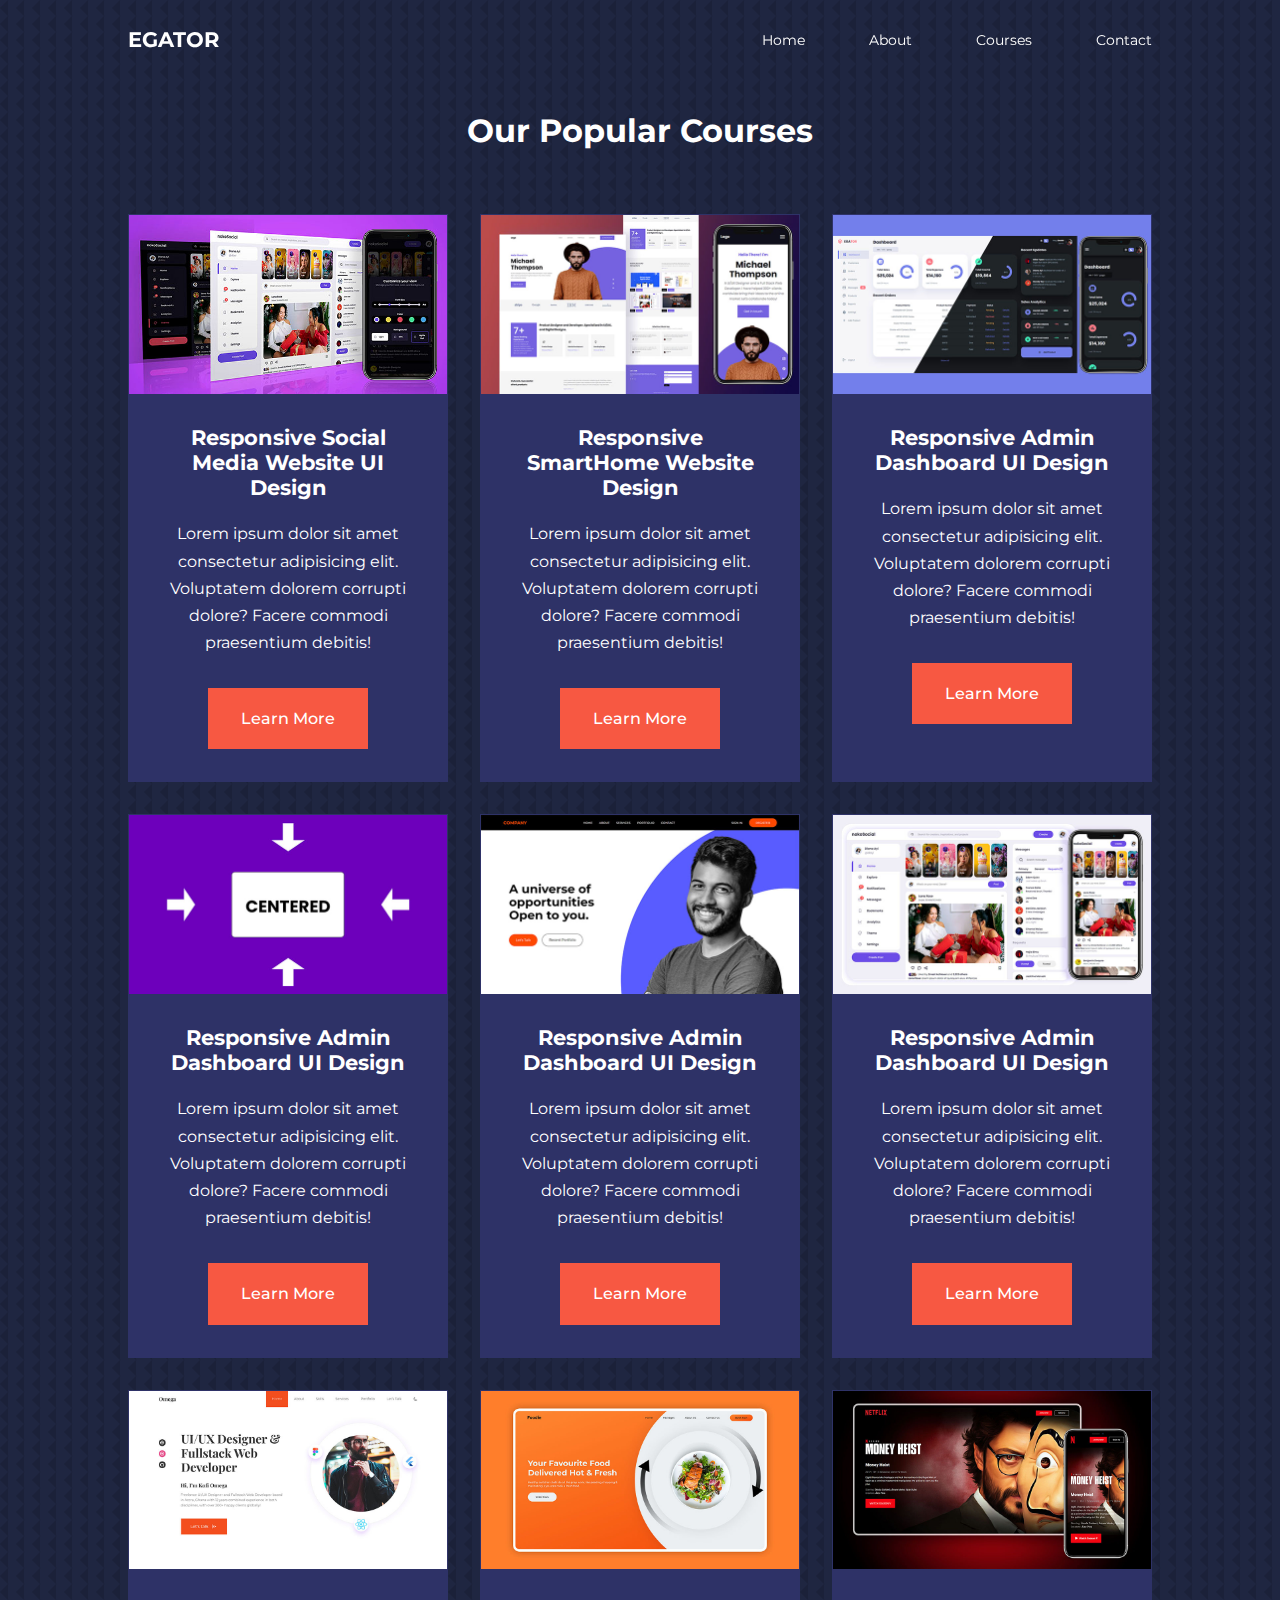
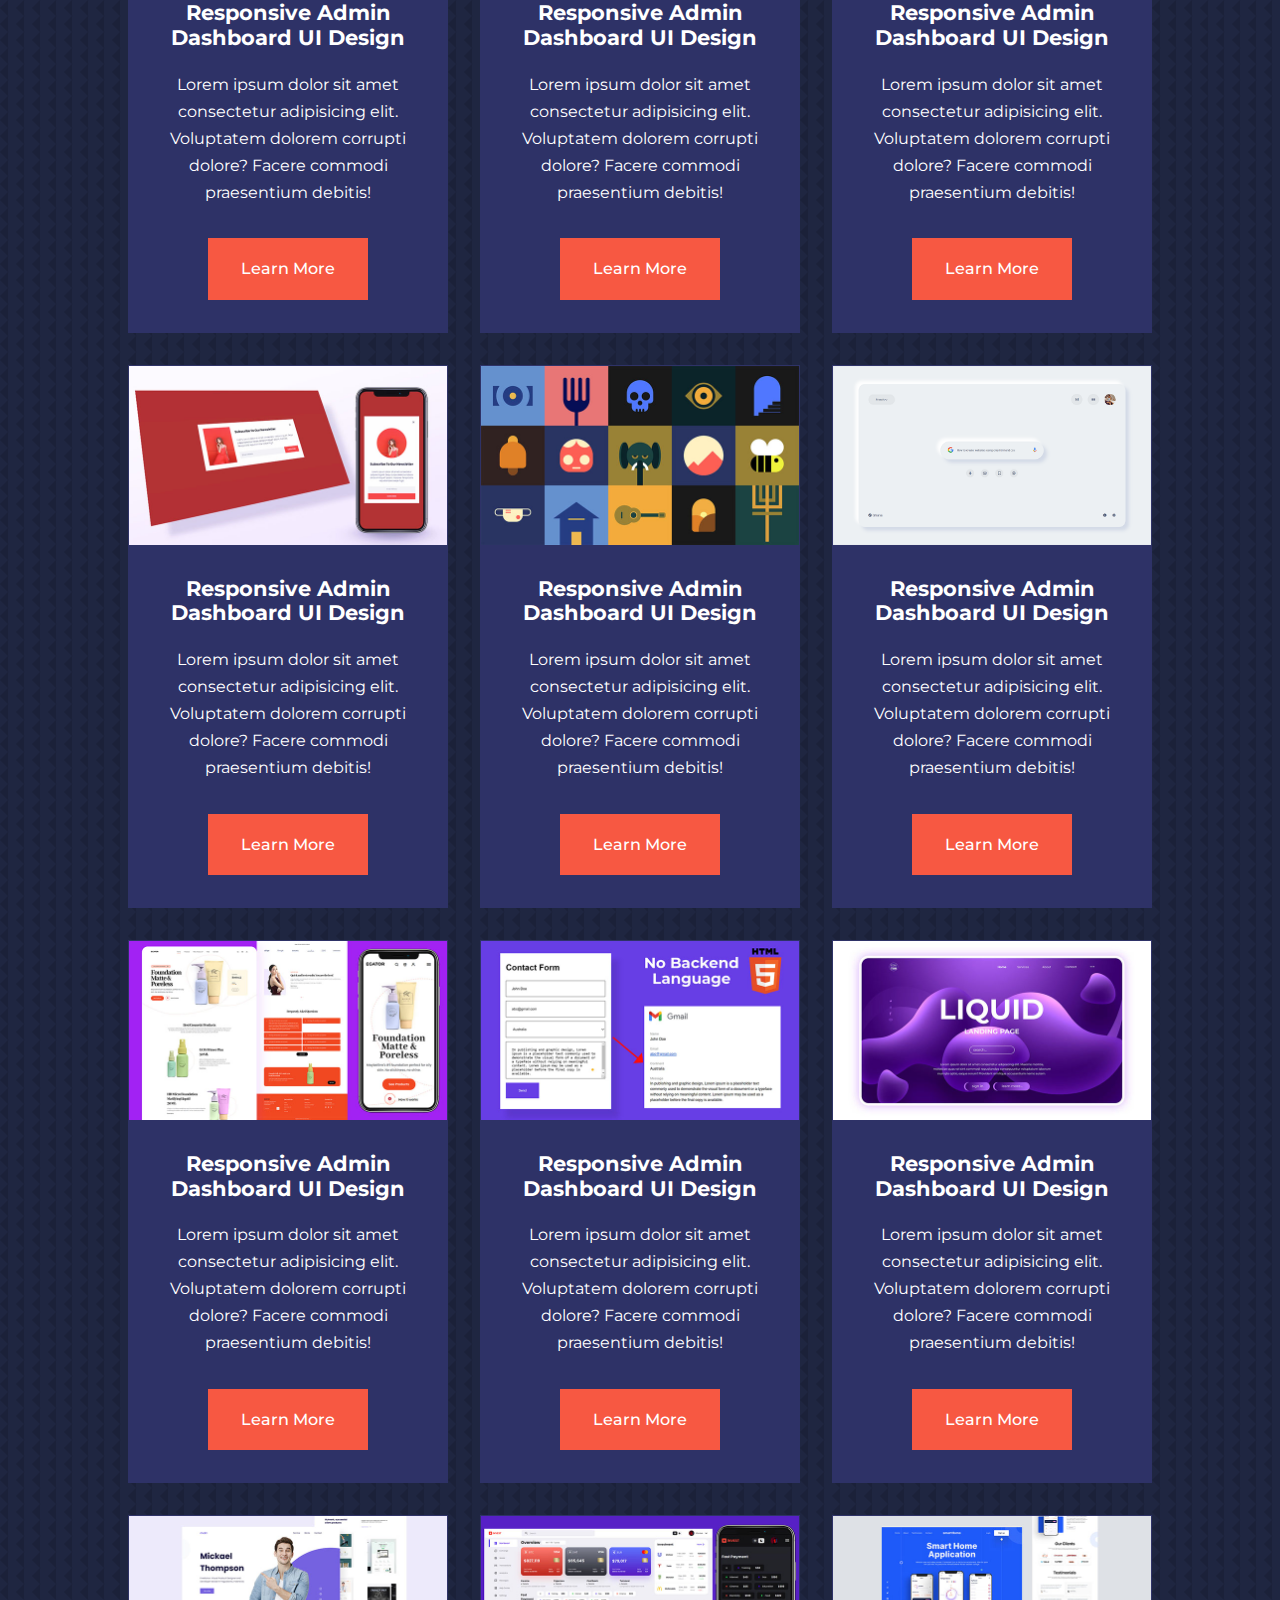
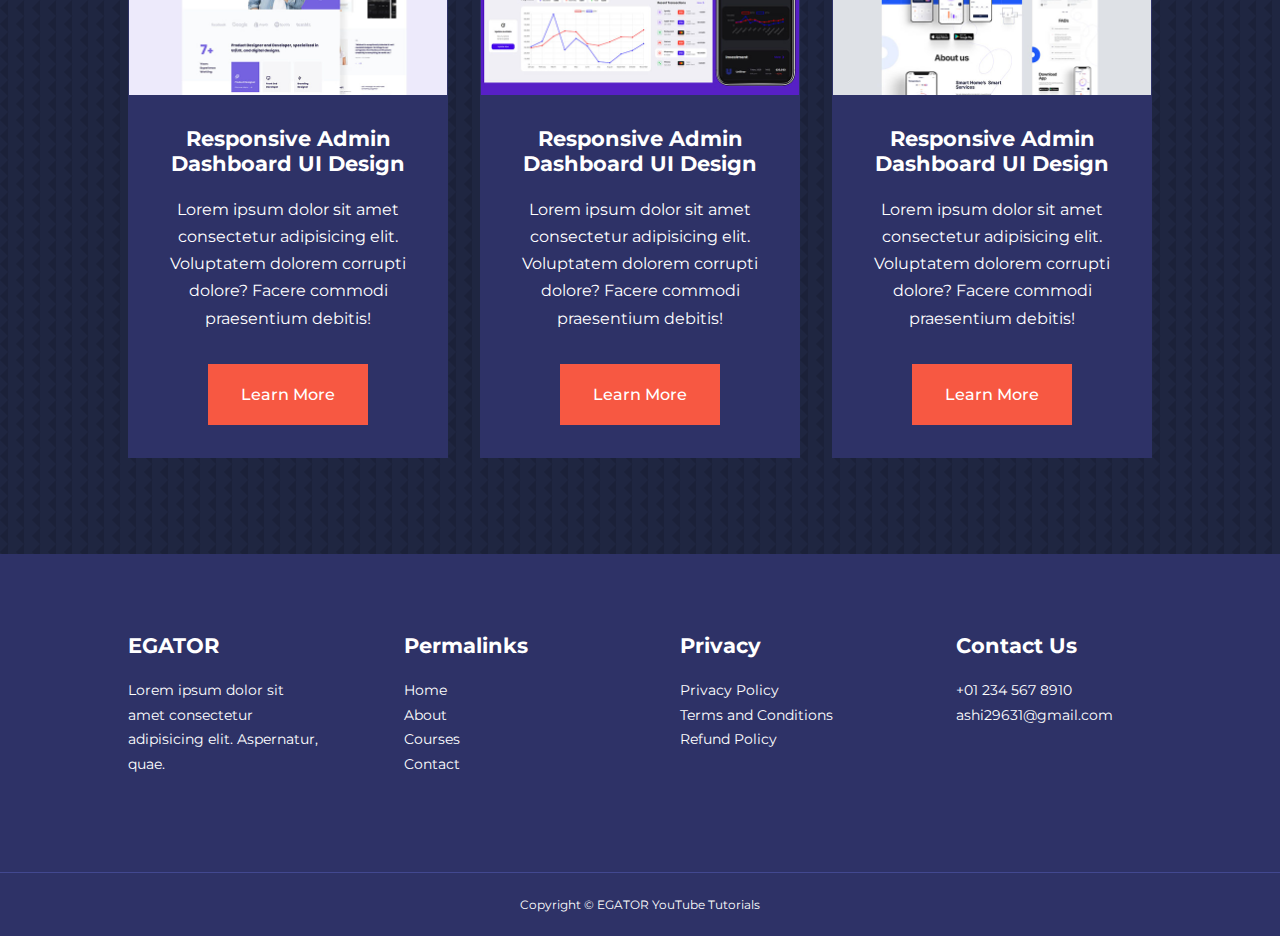
<file: Education Website/courses.html>
<!DOCTYPE html>
<html lang="en">
<head>
    <meta charset="UTF-8">
    <meta http-equiv="X-UA-Compatible" content="IE=edge">
    <meta name="viewport" content="width=device-width, initial-scale=1.0">
    <title>Education Website</title>

    <!-- ICONSCOUT CDN -->
    <link rel="stylesheet" href="https://unicons.iconscout.com/release/v4.0.0/css/line.css">

    <!-- GOOGLE FONTS (MONTSERRAT) -->
    <link rel="preconnect" href="https://fonts.googleapis.com">
    <link rel="preconnect" href="https://fonts.gstatic.com" crossorigin>
    <link href="https://fonts.googleapis.com/css2?family=Montserrat:wght@300;400;500;600;700;800;900&display=swap" rel="stylesheet">

    <link rel="stylesheet" href="./css/style.css">
    <style>
        body{
            background-image: url("images/bg-texture.png");
        }

        .courses{
            margin-top: 1rem;
        }
    </style>
</head>
<body>

    <nav>
        <div class="container nav__container">
            <a href="index.html"><h4>EGATOR</h4></a>
            <ul class="nav__menu">
                <li><a href="index.html">Home</a></li>
                <li><a href="about.html">About</a></li>
                <li><a href="courses.html">Courses</a></li>
                <li><a href="contact.html">Contact</a></li>
            </ul>
            <button id="open-menu-btn"><i class="uil uil-bars"></i></button>
            <button id="close-menu-btn"><i class="uil uil-multiply"></i></button>
        </div>
    </nav>

    <section class="courses">
        <h2>Our Popular Courses</h2>
        <div class="container courses__container">
            <article class="course">
                <div class="course__image">
                    <img src="./images/course1.jpg">
                </div>
                <div class="course__info">
                <h4>Responsive Social Media Website UI Design</h4>
                <p>Lorem ipsum dolor sit amet consectetur adipisicing elit. Voluptatem dolorem corrupti dolore? Facere commodi praesentium debitis!</p>
                <a href="courses.html" class="btn btn-primary">Learn More</a>
            </div>
            </article>
            <article class="course">
                <div class="course__image">
                    <img src="./images/course2.jpg">
                </div>
                <div class="course__info">
                    <h4>Responsive SmartHome Website Design</h4>
                <p>Lorem ipsum dolor sit amet consectetur adipisicing elit. Voluptatem dolorem corrupti dolore? Facere commodi praesentium debitis!</p>
                <a href="courses.html" class="btn btn-primary">Learn More</a>
                </div>
            </article>
            <article class="course">
                <div class="course__image">
                    <img src="./images/course3.jpg">
                </div>
                <div class="course__info">
                    <h4>Responsive Admin Dashboard UI Design</h4>
                <p>Lorem ipsum dolor sit amet consectetur adipisicing elit. Voluptatem dolorem corrupti dolore? Facere commodi praesentium debitis!</p>
                <a href="courses.html" class="btn btn-primary">Learn More</a>
                </div>
            </article>
            <article class="course">
                <div class="course__image">
                    <img src="./images/course4.jpg">
                </div>
                <div class="course__info">
                    <h4>Responsive Admin Dashboard UI Design</h4>
                <p>Lorem ipsum dolor sit amet consectetur adipisicing elit. Voluptatem dolorem corrupti dolore? Facere commodi praesentium debitis!</p>
                <a href="courses.html" class="btn btn-primary">Learn More</a>
                </div>
            </article>
            <article class="course">
                <div class="course__image">
                    <img src="./images/course5.jpg">
                </div>
                <div class="course__info">
                    <h4>Responsive Admin Dashboard UI Design</h4>
                <p>Lorem ipsum dolor sit amet consectetur adipisicing elit. Voluptatem dolorem corrupti dolore? Facere commodi praesentium debitis!</p>
                <a href="courses.html" class="btn btn-primary">Learn More</a>
                </div>
            </article>
            <article class="course">
                <div class="course__image">
                    <img src="./images/course6.jpg">
                </div>
                <div class="course__info">
                    <h4>Responsive Admin Dashboard UI Design</h4>
                <p>Lorem ipsum dolor sit amet consectetur adipisicing elit. Voluptatem dolorem corrupti dolore? Facere commodi praesentium debitis!</p>
                <a href="courses.html" class="btn btn-primary">Learn More</a>
                </div>
            </article>
            <article class="course">
                <div class="course__image">
                    <img src="./images/course7.jpg">
                </div>
                <div class="course__info">
                    <h4>Responsive Admin Dashboard UI Design</h4>
                <p>Lorem ipsum dolor sit amet consectetur adipisicing elit. Voluptatem dolorem corrupti dolore? Facere commodi praesentium debitis!</p>
                <a href="courses.html" class="btn btn-primary">Learn More</a>
                </div>
            </article>
            <article class="course">
                <div class="course__image">
                    <img src="./images/course8.jpg">
                </div>
                <div class="course__info">
                    <h4>Responsive Admin Dashboard UI Design</h4>
                <p>Lorem ipsum dolor sit amet consectetur adipisicing elit. Voluptatem dolorem corrupti dolore? Facere commodi praesentium debitis!</p>
                <a href="courses.html" class="btn btn-primary">Learn More</a>
                </div>
            </article>
            <article class="course">
                <div class="course__image">
                    <img src="./images/course9.jpg">
                </div>
                <div class="course__info">
                    <h4>Responsive Admin Dashboard UI Design</h4>
                <p>Lorem ipsum dolor sit amet consectetur adipisicing elit. Voluptatem dolorem corrupti dolore? Facere commodi praesentium debitis!</p>
                <a href="courses.html" class="btn btn-primary">Learn More</a>
                </div>
            </article>
            <article class="course">
                <div class="course__image">
                    <img src="./images/course10.jpg">
                </div>
                <div class="course__info">
                    <h4>Responsive Admin Dashboard UI Design</h4>
                <p>Lorem ipsum dolor sit amet consectetur adipisicing elit. Voluptatem dolorem corrupti dolore? Facere commodi praesentium debitis!</p>
                <a href="courses.html" class="btn btn-primary">Learn More</a>
                </div>
            </article>
            <article class="course">
                <div class="course__image">
                    <img src="./images/course11.jpg">
                </div>
                <div class="course__info">
                    <h4>Responsive Admin Dashboard UI Design</h4>
                <p>Lorem ipsum dolor sit amet consectetur adipisicing elit. Voluptatem dolorem corrupti dolore? Facere commodi praesentium debitis!</p>
                <a href="courses.html" class="btn btn-primary">Learn More</a>
                </div>
            </article>
            <article class="course">
                <div class="course__image">
                    <img src="./images/course12.jpg">
                </div>
                <div class="course__info">
                    <h4>Responsive Admin Dashboard UI Design</h4>
                <p>Lorem ipsum dolor sit amet consectetur adipisicing elit. Voluptatem dolorem corrupti dolore? Facere commodi praesentium debitis!</p>
                <a href="courses.html" class="btn btn-primary">Learn More</a>
                </div>
            </article>
            <article class="course">
                <div class="course__image">
                    <img src="./images/course13.jpg">
                </div>
                <div class="course__info">
                    <h4>Responsive Admin Dashboard UI Design</h4>
                <p>Lorem ipsum dolor sit amet consectetur adipisicing elit. Voluptatem dolorem corrupti dolore? Facere commodi praesentium debitis!</p>
                <a href="courses.html" class="btn btn-primary">Learn More</a>
                </div>
            </article>
            <article class="course">
                <div class="course__image">
                    <img src="./images/course14.jpg">
                </div>
                <div class="course__info">
                    <h4>Responsive Admin Dashboard UI Design</h4>
                <p>Lorem ipsum dolor sit amet consectetur adipisicing elit. Voluptatem dolorem corrupti dolore? Facere commodi praesentium debitis!</p>
                <a href="courses.html" class="btn btn-primary">Learn More</a>
                </div>
            </article>
            <article class="course">
                <div class="course__image">
                    <img src="./images/course15.jpg">
                </div>
                <div class="course__info">
                    <h4>Responsive Admin Dashboard UI Design</h4>
                <p>Lorem ipsum dolor sit amet consectetur adipisicing elit. Voluptatem dolorem corrupti dolore? Facere commodi praesentium debitis!</p>
                <a href="courses.html" class="btn btn-primary">Learn More</a>
                </div>
            </article>
            <article class="course">
                <div class="course__image">
                    <img src="./images/course16.jpg">
                </div>
                <div class="course__info">
                    <h4>Responsive Admin Dashboard UI Design</h4>
                <p>Lorem ipsum dolor sit amet consectetur adipisicing elit. Voluptatem dolorem corrupti dolore? Facere commodi praesentium debitis!</p>
                <a href="courses.html" class="btn btn-primary">Learn More</a>
                </div>
            </article>
            <article class="course">
                <div class="course__image">
                    <img src="./images/course17.jpg">
                </div>
                <div class="course__info">
                    <h4>Responsive Admin Dashboard UI Design</h4>
                <p>Lorem ipsum dolor sit amet consectetur adipisicing elit. Voluptatem dolorem corrupti dolore? Facere commodi praesentium debitis!</p>
                <a href="courses.html" class="btn btn-primary">Learn More</a>
                </div>
            </article>
            <article class="course">
                <div class="course__image">
                    <img src="./images/course18.jpg">
                </div>
                <div class="course__info">
                    <h4>Responsive Admin Dashboard UI Design</h4>
                <p>Lorem ipsum dolor sit amet consectetur adipisicing elit. Voluptatem dolorem corrupti dolore? Facere commodi praesentium debitis!</p>
                <a href="courses.html" class="btn btn-primary">Learn More</a>
                </div>
            </article>
        </div>
    </section>

    <footer class="footer">
        <div class="container footer__container">
            <div class="footer__1">
                <a href="index.html" class="footer__logo"><h4>EGATOR</h4></a>
                <p>Lorem ipsum dolor sit amet consectetur adipisicing elit. Aspernatur, quae.</p>
            </div>
            <div class="footer__2">
                <h4>Permalinks</h4>
                <ul class="permalinks">
                    <li><a href="index.html">Home</a></li>
                    <li><a href="about.html">About</a></li>
                    <li><a href="courses.html">Courses</a></li>
                    <li><a href="contact.html">Contact</a></li>
                </ul>
            </div>
            <div class="footer__3">
                <h4>Privacy</h4>
                <ul class="privacy">
                    <li><a href="#">Privacy Policy</a></li>
                    <li><a href="#">Terms and Conditions</a></li>
                    <li><a href="#">Refund Policy</a></li>
                </ul>
            </div>
            <div class="footer__4">
                <h4>Contact Us</h4>
                <div>
                    <p>+01 234 567 8910</p>
                    <p>ashi29631@gmail.com</p>
                </div>
                <ul class="footer__socials">
                    <li><a href="#"><i class="uil uil-facebook-f"></i></a></li>
                    <li><a href="#"><i class="uil uil-instagram-alt"></i></a></li>
                    <li><a href="#"><i class="uil uil-twitter"></i></a></li>
                    <li><a href="#"><i class="uil uil-linkedin-alt"></i></a></li>
                </ul>
            </div>
        </div>
        <div class="footer__copyright">
            <small>Copyright &copy; EGATOR YouTube Tutorials</small>
        </div>
    </footer>

    <script src="./main.js"></script>

</body>
</html>
</file>
<file: Education Website/css/style.css>
*{
    margin: 0;
    padding: 0;
    border: 0;
    outline: 0;
    text-decoration: none;
    list-style: none;
    box-sizing: border-box;
}

body{
    font-family: "Montserrat", sans-serif;
    line-height: 1.7;
    color: #fff;
    background-color: #1f2641;
}

.container{
    width: 80%;
    margin: 0 auto;
}

section{
    padding: 6rem 0;
}

section h2{
    text-align: center;
}

h1,
h2,
h3,
h4,
h5{
    line-height: 1.2;
}

h1{
    font-size: 2.4rem;
}

h2{
    font-size: 2rem;
}

h3{
    font-size: 1.6rem;
}

h4{
    font-size: 1.3rem;
}

a{
    color: #fff;
}

img{
    width: 100%;
    display: block;
    object-fit: cover;
}

.btn{
    display: inline-block;
    background-color: #fff;
    color: #000;
    padding: 1rem 2rem;
    border: 1px solid transparent;
    font-weight: 500;
    transition: all 400ms ease;
}

.btn:hover{
    background: transparent;
    color: #fff;
    border-color: #fff;
}

.btn-primary{
    background-color: #f75842;
    color: #fff;
}

/* ========== NAVBAR ========== */

nav{
    background-color: transparent;
    width: 100vw;
    height: 5rem;
    position: fixed;
    top: 0;
    z-index: 11;
}

/* change navbar styles on scroll using javascript */
.window-scroll{
    background-color: #6c63ff;
    box-shadow: 0 1rem 2rem rgba(0, 0, 0, 0.3);
}

.nav__container{
    height: 100%;
    display: flex;
    justify-content: space-between;
    align-items: center;
}

nav button{
    display: none;
}

.nav__menu{
    display: flex;
    align-items: center;
    gap: 4rem;
}

.nav__menu a{
    font-size: 0.9rem;
    transition: all 400ms ease;
}

.nav__menu a:hover{
    color: #424890;
}

/* ========== HEADER ========== */

header{
    position: relative;
    top: 5rem;
    overflow: hidden;
    height: 70vh;
    margin-bottom: 5rem;
}

.header__container{
    display: grid;
    grid-template-columns: 1fr 1fr;
    align-items: center;
    gap: 5rem;
    height: 100%;
}

.header__left p{
    margin: 1rem 0 2.4rem;
}

/* ========== CATEGORIES ========== */

.categories{
    background-color: #2e3267;
    height: 32rem;
}

.categories h1{
    line-height: 1;
    margin-bottom: 3rem;
}

.categories__container{
    display: grid;
    grid-template-columns: 40% 60%;
    gap: 4rem;
}

.categories__left{
    margin-right: 4rem;
}

.categories__left p{
    margin: 1rem 0 3rem;
}

.categories__right{
    display: grid;
    grid-template-columns: repeat(3, 1fr);
    gap: 1.2rem;
}

.category{
    background-color: #424890;
    padding: 2rem;
    border-radius: 2rem;
    transition: all 400ms ease;
}

.category:hover{
    box-shadow: 0 3rem 3rem rgba(0, 0, 0, 0.3);
    z-index: 1;
}

.category:nth-child(2) .category__icon{
    background-color: #f75842;
}

.category:nth-child(3) .category__icon{
    background-color: #00bf8e;
}

.category:nth-child(4) .category__icon{
    background-color: #f7c94b;
}

.category:nth-child(5) .category__icon{
    background-color: #00bf8e;
}

.category__icon{
    background-color: #6c63ff;
    padding: 0.7rem;
    border-radius: 0.9rem;
}

.category h5{
    margin: 2rem 0 1rem;
}

.category p{
    font-size: 0.85rem;
}

/* ========== Popular Courses ========== */

.courses{
    margin-top: 10rem;
}

.courses h2{
    margin-bottom: 4rem;
}

.courses__container{
    display: grid;
    grid-template-columns: repeat(3, 1fr);
    gap: 2rem;
}

.course{
    background-color: #2e3267;
    text-align: center;
    border: 1px solid transparent;
    transition: all 400ms ease;
}

.course:hover{
    background: transparent;
    border-color: #6c63ff;
}

.course__info{
    padding: 2rem;
}

.course__info p{
    margin: 1.2rem 0 2rem;
}

/* ========== FAQs ========== */

.faqs{
    background-color: #2e3267;
    box-shadow: inset 0 0 3rem rgba(0, 0, 0, 0.5);
}

.faqs h2{
    margin-bottom: 4rem;
}

.faqs__container{
    display: grid;
    grid-template-columns: 1fr 1fr;
    gap: 1rem;
}

.faq{
    padding: 2rem;
    display: flex;
    align-items: center;
    gap: 1.4rem;
    height: fit-content;
    background-color: #6c63ff;
    cursor: pointer;
}

.faq h4{
    font-size: 1rem;
    line-height: 2.2;
}

.faq__icon{
    align-self: flex-start;
    font-size: 1.2rem;
}

.faq p{
    margin-top: 0.8rem;
    display: none;
}

.faq.open p{
    display: block;
}

/* ========== TESTIMONIALS ========== */

.testimonials__container{
    overflow-x: hidden;
    position: relative;
    margin-bottom: 5rem;
}

.testimonial{
    padding-top: 2rem;
}

.avatar{
    width: 6rem;
    height: 6rem;
    border-radius: 50%;
    overflow: hidden;
    margin: 0 auto 1rem;
    border: 1rem solid #2e3267;
}

.testimonial__info{
    text-align: center;
}

.testimonial__body{
    background-color: #6c63ff;
    padding: 2rem;
    margin-top: 3rem;
    position: relative;
}

.testimonial__body::before{
    content: "";
    display: block;
    background: linear-gradient(
        transparent,
        #6c63ff);
    width: 3rem;
    height: 3rem;
    position: absolute;
    left: 50%;
    top: -1.5rem;
    transform: rotate(45deg);
}

/* ========== FOOTER ========== */

footer{
    background-color: #2e3267;
    padding-top: 5rem;
    font-size: 0.9rem;
}

.footer__container{
    display: grid;
    grid-template-columns: repeat(4, 1fr);
    gap: 5rem;
}

.footer__container > div h4{
    margin-bottom: 1.2rem;
}

.footer__1 p{
    margin: 0 0 2rem;
}

footer ul li a:hover{
    text-decoration: underline;
}

.footer__socials{
    display: flex;
    gap: 1rem;
    font-size: 1.2rem;
    margin-top: 2rem;
}

.footer__copyright{
    text-align: center;
    margin-top: 4rem;
    padding: 1.2rem 0;
    border-top: 1px solid #424890;
}

/* ========== MEDIA QUERIES (TABLETS) ========== */

@media screen and (max-width: 1024px){
    .container{
        width: 90%;
    }

    h1{
        font-size: 2.2rem;
    }

    h2{
        font-size: 1.7rem;
    }

    h3{
        font-size: 1.4rem;
    }

    h4{
        font-size: 1.2rem;
    }

    /* ========== NAVBAR ========== */

    nav button{
        display: inline-block;
        background: transparent;
        font-size: 1.8rem;
        color: #fff;
        cursor: pointer;
    }

    nav button#close-menu-btn{
        display: none;
    }

    .nav__menu{
        position: fixed;
        top: 5rem;
        right: 5%;
        height: fit-content;
        width: 18rem;
        flex-direction: column;
        gap: 0;
        display: none;
    }

    .nav__menu li{
        width: 100%;
        height: 5.8rem;
        animation: animateNavItems 400ms linear forwards;
        transform-origin: top right;
        opacity: 0;
    }

    .nav__menu li:nth-child(2){
        animation-delay: 200ms;
    }

    .nav__menu li:nth-child(3){
        animation-delay: 400ms;
    }

    .nav__menu li:nth-child(4){
        animation-delay: 600ms;
    }

    @keyframes animateNavItems {
        0%{
            transform: rotateZ(-90deg) rotateX(90deg) scale(0.1);
        }

        100%{
            transform: rotateZ(0) rotateX(0) scale(1);
            opacity: 1;
        }
    }

    .nav__menu li a{
        background-color: #6c63ff;
        box-shadow: -4rem 6rem 10rem rgba(0, 0, 0, 0.6);
        width: 100%;
        height: 100%;
        display: grid;
        place-items: center;
    }

    .nav__menu li a:hover{
        background-color: #424890;
        color: #fff;
    }

    /* ========== HEADER ========== */

    header{
        height: 52vh;
        margin-bottom: 4rem;
    }

    .header__container{
        gap: 0;
        padding-bottom: 3rem;
    }

    /* ========== CATEGORIES ========== */

    .categories{
        height: auto;
    }

    .categories__container{
        grid-template-columns: 1fr;
        gap: 3rem;
    }

    .categories__left{
        margin-right: 0;
    }

    /* ========== Popular Courses ========== */

    .course{
        margin-top: 0;
    }

    .courses__container{
        grid-template-columns: 1fr 1fr;
    }

    /* ========== FAQs ========== */

    .faqs__container{
        grid-template-columns: 1fr;
    }

    .faq{
        padding: 1.5rem;
    }

    /* ========== FOOTER ========== */

    .footer__container{
        grid-template-columns: 1fr 1fr;
    }
}

/* ========== MEDIA QUERIES (PHONES) ========== */

@media screen and (max-width: 600px) {
    .container{
        width: 94%;
    }

    /* ========== NAVBAR ========== */

    .nav__menu{
        right: 3%;
    }

    /* ========== HEADER ========== */

    header{
        height: 100vh;
    }

    .header__container{
        grid-template-columns: 1fr;
        text-align: center;
        margin-top: 0;
    }

    .header__left{
        margin-bottom: 1.3rem;
    }

    /* ========== CATEGORIES ========== */

    .categories__right{
        grid-template-columns: 1fr 1fr;
        gap: 0.7rem;
    }

    .category{
        padding: 1rem;
        border-radius: 1rem;
    }

    .category__icon{
        margin-top: 4px;
        display: inline-block;
    }

    /* ========== Popular Courses ========== */

    .courses__container{
        grid-template-columns: 1fr;
    }

    /* ========== TESTIMONIALS ========== */

    .testimonial__body{
        padding: 1.2rem;
    }

    /* ========== FOOTER ========== */

    .footer__container{
        grid-template-columns: 1fr;
        text-align: center;
        gap: 2rem;
    }

    .footer__1 p{
        margin: 1rem auto;
    }

    .footer__socials{
        justify-content: center;
    }
}
</file>
<file: Education Website/css/about.css>
/* ========== ACHIEVEMENTS ========== */

.about__achievements{
    margin-top: 3rem;
}

.about__achievements-container{
    display: grid;
    grid-template-columns: 40% 60%;
    gap: 5rem;
}

.about__achievements-right > p{
    margin: 1.6rem 0 2.5rem;
}

.achievements__cards{
    display: grid;
    grid-template-columns: repeat(3, 1fr);
    gap: 1.5rem;
}

.achievements__card{
    background-color: #2e3267;
    padding: 1.6rem;
    border-radius: 1rem;
    text-align: center;
    transition: all 400ms ease;
}

.achievements__card:hover{
    background-color: #424890;
    box-shadow: 0 3rem 3rem rgba(0, 0, 0, 0.3);
}

.achievements__icon{
    background-color: #f75842;
    padding: 0.6rem;
    border-radius: 1rem;
    display: inline-block;
    margin-bottom: 2rem;
    font-size: 2rem;
}

.achievements__card:nth-child(2) .achievements__icon{
    background-color: #00bf8e;
}

.achievements__card:nth-child(3) .achievements__icon{
    background-color: #6c63ff;
}

.achievements__card p{
    margin-top: 1rem;
}

/* ========== TEAM ========== */

.team{
    background-color: #2e3267;
    box-shadow: inset 0 0 3rem rgba(0, 0, 0, 0.5);
}

.team__container{
    display: grid;
    grid-template-columns: repeat(4, 1fr);
    gap: 2rem;
}

.team__member{
    background-color: #424890;
    padding: 2rem;
    border: 1px solid transparent;
    transition: all 400ms ease;
    position: relative;
    overflow: hidden;
}

.team__member:hover{
    background: transparent;
    border-color: #6c63ff;
}

.team__member-image img{
    filter: saturate(0);
}

.team__member:hover img{
    filter: saturate(1);
}

.team__member-info *{
    text-align: center;
    margin-top: 1.4rem;
}

.team__member-info p{
    color: rgba(255, 255, 255, 0.7);
}

.team__member-socials{
    position: absolute;
    top: 50%;
    transform: translateY(-50%);
    right: -100%;
    display: flex;
    flex-direction: column;
    background-color: #6c63ff;
    border-radius: 1rem 0 0 1rem;
    box-shadow: -2rem 0 2rem rgba(0, 0, 0, 0.3);
    transition: all 400ms ease;
}

.team__member:hover .team__member-socials{
    right: 0;
}

.team__member-socials a{
    padding: 1rem;
}

/* ========== MEDIA QUERIES (TABLETS) ========== */

@media screen and (max-width: 1024px) {
    .about__achievements{
        margin-top: 2rem;
    }

    .about__achievements-container{
        grid-template-columns: 1fr;
        gap: 4rem;
    }

    .about__achievements-left{
        width: 80%;
        margin: 0 auto;
    }

    .team__container{
        grid-template-columns: repeat(3, 1fr);
        gap: 1.5rem;
    }

    .team__member{
        padding: 1rem;
    }
}

/* ========== MEDIA QUERIES (PHONES) ========== */

@media screen and (max-width: 600px) {
    .achievements__cards{
        grid-template-columns: 1fr 1fr;
        gap: 0.7rem;
    }

    .team__container{
        grid-template-columns: 1fr 1fr;
        gap: 0.7rem;
    }
    
    .team__member{
        padding: 0;
    }

    .team__member p{
        margin-bottom: 1.5rem;
    }
}
</file>
<file: Education Website/css/contact.css>
.contact__container{
    background-color: #2e3267;
    padding: 4rem;
    display: grid;
    grid-template-columns: 40% 60%;
    gap: 4rem;
    height: 30rem;
    margin: 7rem auto;
    border-radius: 1rem;
}

/* ========== ASIDE ========== */

.contact__aside{
    background-color: #6c63ff;
    padding: 3rem;
    border-radius: 1rem;
    position: relative;
    bottom: 10rem;
}

.aside__image{
    width: 12rem;
    margin-bottom: 2rem;
}

.contact__aside h2{
    text-align: left;
    margin-bottom: 1rem;
}

.contact__aside p{
    font-size: 0.9rem;
    margin-bottom: 2rem;
}

.contact__details li{
    display: flex;
    gap: 1rem;
    align-items: center;
    margin-bottom: 1rem;
}

.contact__socials{
    display: flex;
    gap: 0.8rem;
    margin-top: 3rem;
}

.contact__socials a{
    background-color: #424890;
    padding: 0.5rem;
    border-radius: 50%;
    font-size: 0.9rem;
    transition: all 400ms ease;
}

.contact__socials a:hover{
    background: transparent;
}

/* ========== FORM ========== */

.contact__form{
    display: flex;
    flex-direction: column;
    gap: 1.2rem;
    margin-right: 4rem;
}

.form__name{
    display: flex;
    gap: 1.2rem;
}

.contact__form input[type="text"]{
    width: 50%;
}

input,
textarea{
    width: 100%;
    padding: 1rem;
    background-color: #1f2641;
    color: #fff;
}

.contact__form .btn{
    width: max-content;
    margin-top: 1rem;
    cursor: pointer;
}

/* ========== MEDIA QUERIES (TABLETS) ========== */

@media screen and (max-width: 1024px) {
    .contact{
        padding-bottom: 0;
    }

    .contact__container{
        gap: 1.5rem;
        margin-top: 3rem;
        height: auto;
        padding: 1.5rem;
    }

    .contact__aside{
        width: auto;
        padding: 1.5rem;
        bottom: 0;
    }

    .contact__form{
        align-self: center;
        margin-right: 1.5rem;
    }
}

/* ========== MEDIA QUERIES (PHONES) ========== */

@media screen and (max-width: 600px) {
    .contact__container{
        grid-template-columns: 1fr;
        gap: 3rem;
        margin-top: 0;
        padding: 0;
    }

    .contact__form{
        margin: 0 1.5rem 3rem;
    }

    .form__name{
        flex-direction: column;
    }

    .form__name input[type=text]{
        width: 100%;
    }
}
</file>
